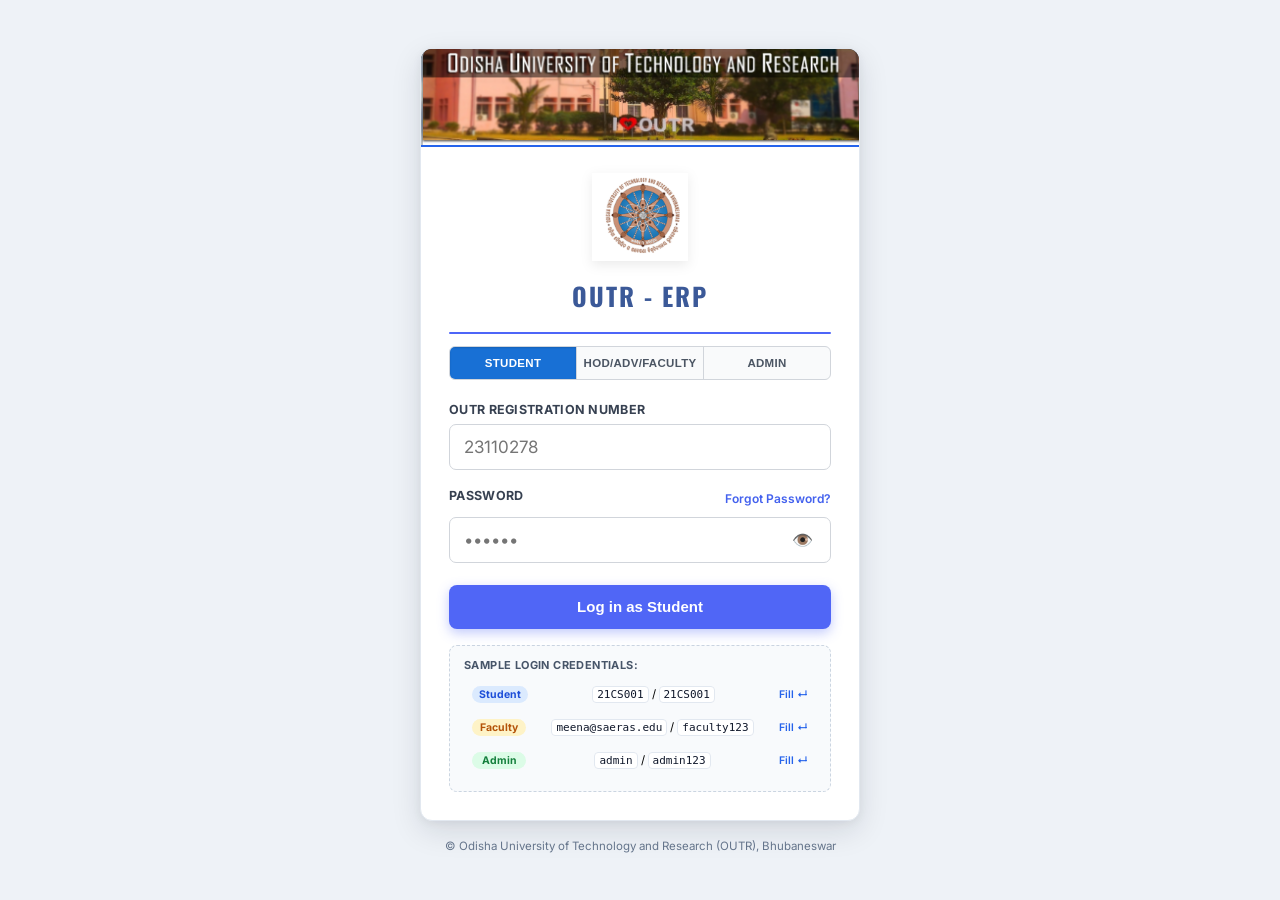
<file: index.html>
<!DOCTYPE html>
<html lang="en">
<head>
  <meta charset="UTF-8">
  <meta name="viewport" content="width=device-width, initial-scale=1.0">
  <title>OUTR - ERP — Odisha University of Technology and Research</title>
  <meta name="description" content="Official OUTR-ERP Login Portal">
  <link rel="stylesheet" href="https://fonts.googleapis.com/css2?family=Inter:wght@400;500;600;700;800&family=Oswald:wght@600;700&display=swap">
  <style>
    * { margin: 0; padding: 0; box-sizing: border-box; }
    
    body {
      font-family: 'Inter', -apple-system, BlinkMacSystemFont, 'Segoe UI', Roboto, sans-serif;
      background: #eef2f7;
      min-height: 100vh;
      display: flex;
      flex-direction: column;
      align-items: center;
      justify-content: center;
      padding: 20px 14px;
    }

    /* CENTERED OUTR-ERP CARD (Matches Screenshot Exactly) */
    .erp-container {
      width: 100%;
      max-width: 440px;
      background: #ffffff;
      border-radius: 12px;
      box-shadow: 0 10px 30px rgba(15, 23, 42, 0.12), 0 2px 8px rgba(15, 23, 42, 0.05);
      overflow: hidden;
      border: 1px solid #e2e8f0;
      animation: fadeIn 0.35s ease-out;
    }

    @keyframes fadeIn {
      from { opacity: 0; transform: translateY(8px); }
      to { opacity: 1; transform: translateY(0); }
    }

    /* TOP CAMPUS PHOTO BANNER */
    .campus-banner {
      width: 100%;
      height: 98px;
      background: #1e293b url('images/outr_banner.png') center/cover no-repeat;
      display: block;
      border-bottom: 2px solid #2563eb;
    }

    /* CARD INTERIOR CONTENT */
    .erp-content {
      padding: 22px 28px 28px;
    }

    /* CIRCULAR OUTR EMBLEM */
    .emblem-wrap {
      text-align: center;
      margin-bottom: 8px;
    }
    .emblem-img {
      width: 96px;
      height: 96px;
      object-fit: contain;
      filter: drop-shadow(0 4px 6px rgba(0,0,0,0.08));
    }

    /* PORTAL TITLE */
    .erp-heading {
      font-family: 'Oswald', sans-serif;
      text-align: center;
      font-size: 25px;
      font-weight: 700;
      letter-spacing: 2px;
      color: #3b5998;
      margin-top: 4px;
      margin-bottom: 18px;
    }

    /* ACCENT LINE ABOVE TABS */
    .tab-accent-line {
      width: 100%;
      height: 2px;
      background: #4e65f8;
      margin-bottom: 12px;
      border-radius: 1px;
    }

    /* 3 ROLE TABS (STUDENT | HOD/ADV/FACULTY | ADMIN) */
    .tabs-row {
      display: flex;
      border: 1px solid #d1d5db;
      border-radius: 6px;
      overflow: hidden;
      margin-bottom: 22px;
      background: #f9fafb;
    }
    .tab-btn {
      flex: 1;
      padding: 10px 4px;
      text-align: center;
      font-size: 11.5px;
      font-weight: 700;
      color: #4b5563;
      border: none;
      background: transparent;
      cursor: pointer;
      transition: all 0.15s;
      letter-spacing: 0.3px;
      border-right: 1px solid #d1d5db;
    }
    .tab-btn:last-child {
      border-right: none;
    }
    .tab-btn.active {
      background: #1870d5;
      color: #ffffff;
      box-shadow: inset 0 1px 2px rgba(0,0,0,0.15);
    }

    /* INPUT FIELDS */
    .form-group {
      margin-bottom: 18px;
    }
    .main-label {
      font-size: 12.5px;
      font-weight: 700;
      color: #374151;
      letter-spacing: 0.3px;
      display: block;
      margin-bottom: 7px;
    }
    .input-box-wrap {
      position: relative;
    }
    .text-input {
      width: 100%;
      padding: 12px 14px;
      border: 1.5px solid #d1d5db;
      border-radius: 7px;
      font-size: 17px;
      font-family: inherit;
      color: #111827;
      background: #ffffff;
      outline: none;
      transition: all 0.2s;
    }
    .text-input:focus {
      border-color: #2563eb;
      box-shadow: 0 0 0 3px rgba(37, 99, 235, 0.15);
    }

    /* PASSWORD ROW */
    .pw-label-row {
      display: flex;
      justify-content: space-between;
      align-items: center;
      margin-bottom: 7px;
    }
    .forgot-pw-link {
      font-size: 12px;
      font-weight: 600;
      color: #4361ee;
      text-decoration: none;
    }
    .forgot-pw-link:hover {
      text-decoration: underline;
    }
    .eye-toggle-btn {
      position: absolute;
      right: 14px;
      top: 50%;
      transform: translateY(-50%);
      background: none;
      border: none;
      cursor: pointer;
      color: #6b7280;
      font-size: 17px;
      padding: 4px;
    }

    /* MAIN LOG IN BUTTON */
    .login-btn {
      width: 100%;
      padding: 13.5px;
      background: #5066f6;
      border: none;
      border-radius: 8px;
      color: #ffffff;
      font-size: 15px;
      font-weight: 700;
      cursor: pointer;
      box-shadow: 0 4px 12px rgba(80, 102, 246, 0.35);
      transition: all 0.2s;
      margin-top: 4px;
    }
    .login-btn:hover {
      background: #4054e0;
      box-shadow: 0 6px 16px rgba(80, 102, 246, 0.45);
      transform: translateY(-1px);
    }
    .login-btn:active {
      transform: translateY(1px);
    }
    .login-btn:disabled {
      opacity: 0.7;
      cursor: not-allowed;
      transform: none;
    }

    /* SAMPLE CREDENTIALS HELPER */
    .credentials-helper {
      margin-top: 16px;
      padding: 12px 14px;
      background: #f8fafc;
      border: 1px dashed #cbd5e1;
      border-radius: 8px;
      font-size: 11.5px;
    }
    .cred-title {
      font-weight: 700;
      color: #475569;
      margin-bottom: 8px;
      font-size: 11px;
      text-transform: uppercase;
      letter-spacing: 0.4px;
    }
    .cred-item {
      display: flex;
      align-items: center;
      justify-content: space-between;
      padding: 6px 8px;
      margin-bottom: 4px;
      border-radius: 6px;
      cursor: pointer;
      transition: background 0.15s;
    }
    .cred-item:hover {
      background: #e2e8f0;
    }
    .cred-tag {
      font-weight: 700;
      font-size: 10.5px;
      padding: 2px 7px;
      border-radius: 12px;
      min-width: 54px;
      text-align: center;
    }
    .cred-tag.student { background: #dbeafe; color: #1d4ed8; }
    .cred-tag.faculty { background: #fef3c7; color: #b45309; }
    .cred-tag.admin { background: #dcfce7; color: #15803d; }
    .cred-val code {
      font-family: monospace;
      font-size: 11px;
      background: #ffffff;
      padding: 1px 4px;
      border: 1px solid #e2e8f0;
      border-radius: 4px;
      color: #0f172a;
    }
    .cred-fill-btn {
      font-size: 10.5px;
      color: #2563eb;
      font-weight: 600;
    }

    /* ERROR NOTIFICATION */
    .error-alert {
      background: #fef2f2;
      border: 1px solid #fecaca;
      color: #b91c1c;
      padding: 10px 14px;
      border-radius: 6px;
      font-size: 12px;
      font-weight: 500;
      margin-bottom: 16px;
      display: none;
    }

    /* FIRST-LOGIN FORCED PASSWORD CHANGE */
    #pw-change-card {
      display: none;
    }
    .strength-indicator {
      height: 4px;
      background: #e2e8f0;
      border-radius: 2px;
      margin-top: 6px;
      overflow: hidden;
    }
    .strength-fill {
      height: 100%;
      width: 0%;
      transition: all 0.3s;
    }

    .footer-text {
      text-align: center;
      margin-top: 18px;
      font-size: 11.5px;
      color: #64748b;
    }
  </style>
</head>
<body>

<div class="erp-container">
  <!-- 1. Top Campus Photo Banner -->
  <div class="campus-banner"></div>

  <div class="erp-content">
    <!-- 2. Circular OUTR Emblem Logo -->
    <div class="emblem-wrap">
      <img src="images/outr_logo.png" alt="OUTR Emblem" class="emblem-img">
    </div>

    <!-- 3. Heading -->
    <h1 class="erp-heading">OUTR - ERP</h1>

    <!-- Accent line -->
    <div class="tab-accent-line"></div>

    <!-- Standard Login View -->
    <div id="login-view">
      <!-- 4. Three Role Switcher Tabs -->
      <div class="tabs-row">
        <button type="button" class="tab-btn active" data-role="student" onclick="setRole('student', this)">STUDENT</button>
        <button type="button" class="tab-btn" data-role="faculty" onclick="setRole('faculty', this)">HOD/ADV/FACULTY</button>
        <button type="button" class="tab-btn" data-role="admin" onclick="setRole('admin', this)">ADMIN</button>
      </div>

      <div id="login-error-msg" class="error-alert"></div>

      <!-- 5. Registration Number Input -->
      <div class="form-group">
        <label class="main-label" id="lbl-user">OUTR REGISTRATION NUMBER</label>
        <div class="input-box-wrap">
          <input type="text" class="text-input" id="login-username" placeholder="23110278" autocomplete="username">
        </div>
      </div>

      <!-- 6. Password Input with Eye Toggle -->
      <div class="form-group">
        <div class="pw-label-row">
          <label class="main-label" for="login-password">PASSWORD</label>
          <a href="javascript:void(0)" class="forgot-pw-link" onclick="handleForgotPw()">Forgot Password?</a>
        </div>
        <div class="input-box-wrap">
          <input type="password" class="text-input" id="login-password" placeholder="••••••" autocomplete="current-password">
          <button type="button" class="eye-toggle-btn" onclick="togglePasswordVisibility('login-password', this)" title="Show/Hide Password">👁️</button>
        </div>
      </div>

      <!-- 7. Submit Action Button -->
      <button type="button" class="login-btn" id="btn-login-action" onclick="performLogin()">Log in as Student</button>

      <!-- 9. Sample Login Credentials Helper -->
      <div class="credentials-helper">
        <div class="cred-title">Sample Login Credentials:</div>
        <div class="cred-item" onclick="autoFill('student', '21CS001', '21CS001')" title="Click to auto-fill">
          <span class="cred-tag student">Student</span>
          <span class="cred-val"><code>21CS001</code> / <code>21CS001</code></span>
          <span class="cred-fill-btn">Fill ↵</span>
        </div>
        <div class="cred-item" onclick="autoFill('faculty', 'meena@saeras.edu', 'faculty123')" title="Click to auto-fill">
          <span class="cred-tag faculty">Faculty</span>
          <span class="cred-val"><code>meena@saeras.edu</code> / <code>faculty123</code></span>
          <span class="cred-fill-btn">Fill ↵</span>
        </div>
        <div class="cred-item" onclick="autoFill('admin', 'admin', 'admin123')" title="Click to auto-fill">
          <span class="cred-tag admin">Admin</span>
          <span class="cred-val"><code>admin</code> / <code>admin123</code></span>
          <span class="cred-fill-btn">Fill ↵</span>
        </div>
      </div>
    </div>

    <!-- First-Time Login Forced Password Change View -->
    <div id="pw-change-card">
      <div style="background:#edeefd;border:1px solid #dbeafe;color:#3730a3;padding:12px 14px;border-radius:8px;font-size:12px;margin-bottom:16px;">
        <strong>First-Time Login Security Notice:</strong><br>
        Please create your personal password before accessing your student portal.
      </div>

      <div id="pw-error-msg" class="error-alert"></div>

      <div class="form-group">
        <label class="main-label" for="new-pw-input">NEW PASSWORD</label>
        <div class="input-box-wrap">
          <input type="password" class="text-input" id="new-pw-input" placeholder="At least 6 characters" oninput="evalStrength()">
          <button type="button" class="eye-toggle-btn" onclick="togglePasswordVisibility('new-pw-input', this)">👁️</button>
        </div>
        <div class="strength-indicator"><div class="strength-fill" id="str-bar"></div></div>
      </div>

      <div class="form-group">
        <label class="main-label" for="confirm-pw-input">CONFIRM NEW PASSWORD</label>
        <div class="input-box-wrap">
          <input type="password" class="text-input" id="confirm-pw-input" placeholder="Re-enter password">
          <button type="button" class="eye-toggle-btn" onclick="togglePasswordVisibility('confirm-pw-input', this)">👁️</button>
        </div>
      </div>

      <button type="button" class="login-btn" onclick="performPasswordChange()">Set Password &amp; Open Portal</button>
    </div>

  </div>
</div>

<div class="footer-text">
  &copy; Odisha University of Technology and Research (OUTR), Bhubaneswar
</div>

<script>
let currentRole = 'student';
let pendingAuthUser = null;

function setRole(role, btnEl) {
  currentRole = role;
  document.querySelectorAll('.tab-btn').forEach(b => b.classList.remove('active'));
  btnEl.classList.add('active');

  const lbl = document.getElementById('lbl-user');
  const userInput = document.getElementById('login-username');
  const actionBtn = document.getElementById('btn-login-action');

  if (role === 'student') {
    lbl.textContent = 'OUTR REGISTRATION NUMBER';
    userInput.placeholder = '23110278';
    actionBtn.textContent = 'Log in as Student';
  } else if (role === 'faculty') {
    lbl.textContent = 'FACULTY USERNAME / EMAIL';
    userInput.placeholder = 'meena@saeras.edu';
    actionBtn.textContent = 'Log in as Faculty';
  } else if (role === 'admin') {
    lbl.textContent = 'ADMINISTRATOR USERNAME';
    userInput.placeholder = 'admin';
    actionBtn.textContent = 'Log in as Admin';
  }
}

function autoFill(role, username, password) {
  const btn = document.querySelector(`.tab-btn[data-role="${role}"]`);
  if (btn) setRole(role, btn);
  document.getElementById('login-username').value = username;
  document.getElementById('login-password').value = password;
}

function togglePasswordVisibility(fieldId, btnEl) {
  const field = document.getElementById(fieldId);
  if (field.type === 'password') {
    field.type = 'text';
    btnEl.textContent = '🔒';
  } else {
    field.type = 'password';
    btnEl.textContent = '👁️';
  }
}

function handleForgotPw() {
  alert('Please contact the OUTR Examination Cell / ERP Administrator to reset your password.');
}

async function performLogin() {
  const username = document.getElementById('login-username').value.trim();
  const password = document.getElementById('login-password').value;
  const errorBox = document.getElementById('login-error-msg');
  const btn = document.getElementById('btn-login-action');

  errorBox.style.display = 'none';

  if (!username || !password) {
    errorBox.textContent = 'Please enter your username/registration number and password.';
    errorBox.style.display = 'block';
    return;
  }

  btn.disabled = true;
  const originalText = btn.textContent;
  btn.textContent = 'Authenticating...';

  try {
    const res = await fetch('/api/auth/login', {
      method: 'POST',
      headers: { 'Content-Type': 'application/json' },
      body: JSON.stringify({ username, password, role: currentRole })
    });
    const data = await res.json();

    if (!res.ok || !data.success) {
      errorBox.textContent = data.error || 'Invalid credentials or role mismatch.';
      errorBox.style.display = 'block';
      btn.disabled = false;
      btn.textContent = originalText;
      return;
    }

    const user = data.user;
    if (user.mustChangePassword) {
      pendingAuthUser = user;
      document.getElementById('login-view').style.display = 'none';
      document.getElementById('pw-change-card').style.display = 'block';
      return;
    }

    sessionStorage.setItem('saeras_session', JSON.stringify(user));
    window.location.href = 'app.html';

  } catch (err) {
    errorBox.textContent = 'Server connection error. Please ensure the backend server is active.';
    errorBox.style.display = 'block';
  } finally {
    btn.disabled = false;
    btn.textContent = originalText;
  }
}

function evalStrength() {
  const pw = document.getElementById('new-pw-input').value;
  const bar = document.getElementById('str-bar');
  let score = 0;
  if (pw.length >= 6) score++;
  if (pw.length >= 8) score++;
  if (/[A-Z]/.test(pw)) score++;
  if (/\d/.test(pw)) score++;
  if (/[^a-zA-Z0-9]/.test(pw)) score++;

  const widths = ['0%', '20%', '40%', '60%', '80%', '100%'];
  const colors = ['#ef4444', '#ef4444', '#f59e0b', '#f59e0b', '#22c55e', '#22c55e'];
  bar.style.width = widths[score];
  bar.style.background = colors[score];
}

async function performPasswordChange() {
  const pw = document.getElementById('new-pw-input').value;
  const cpw = document.getElementById('confirm-pw-input').value;
  const errorBox = document.getElementById('pw-error-msg');

  errorBox.style.display = 'none';
  if (pw.length < 6) {
    errorBox.textContent = 'Password must be at least 6 characters.';
    errorBox.style.display = 'block';
    return;
  }
  if (pw !== cpw) {
    errorBox.textContent = 'Passwords do not match.';
    errorBox.style.display = 'block';
    return;
  }

  try {
    const res = await fetch('/api/auth/change-password', {
      method: 'POST',
      headers: { 'Content-Type': 'application/json' },
      body: JSON.stringify({ userId: pendingAuthUser.id, newPassword: pw })
    });
    const data = await res.json();

    if (!res.ok || !data.success) {
      errorBox.textContent = data.error || 'Failed to update password.';
      errorBox.style.display = 'block';
      return;
    }

    pendingAuthUser.mustChangePassword = false;
    sessionStorage.setItem('saeras_session', JSON.stringify(pendingAuthUser));
    window.location.href = 'app.html';

  } catch (err) {
    errorBox.textContent = 'Server communication error.';
    errorBox.style.display = 'block';
  }
}

document.getElementById('login-password').addEventListener('keydown', e => { if (e.key === 'Enter') performLogin(); });
document.getElementById('login-username').addEventListener('keydown', e => { if (e.key === 'Enter') document.getElementById('login-password').focus(); });
</script>
</body>
</html>
</file>
